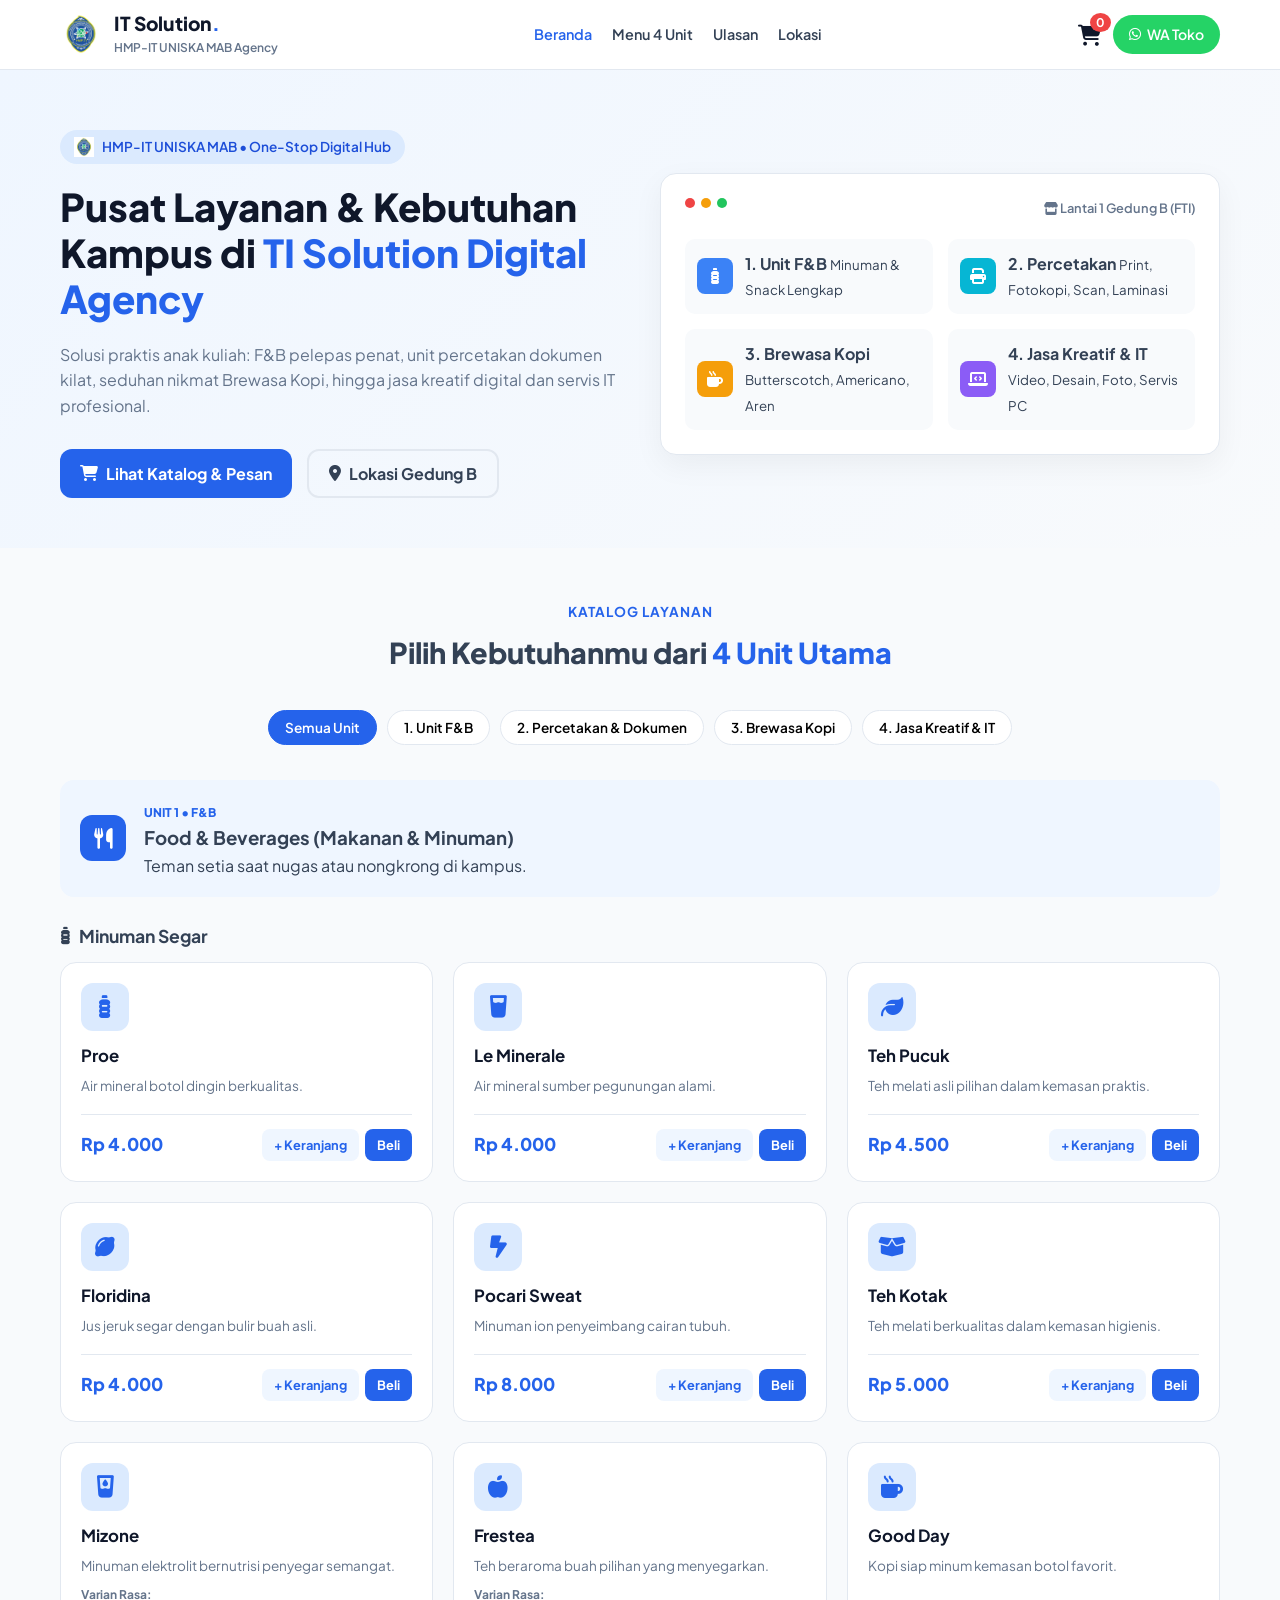
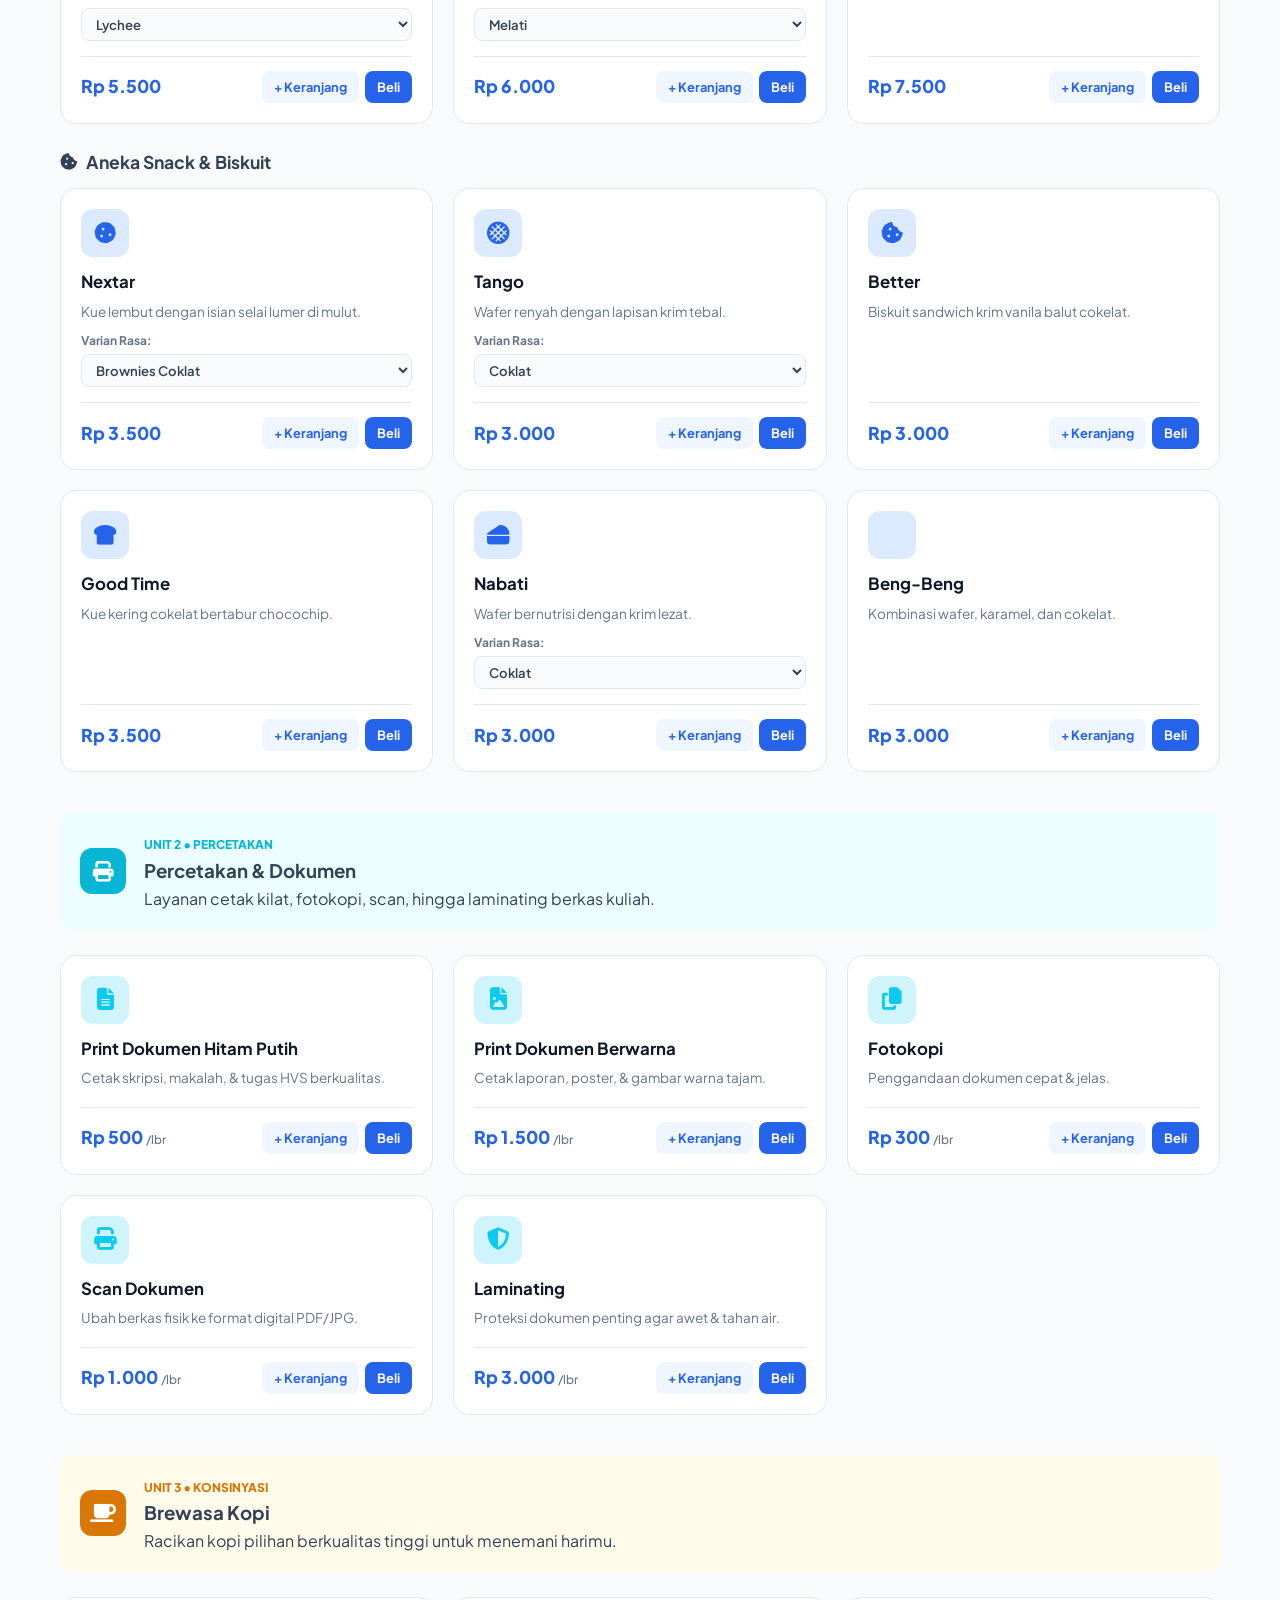
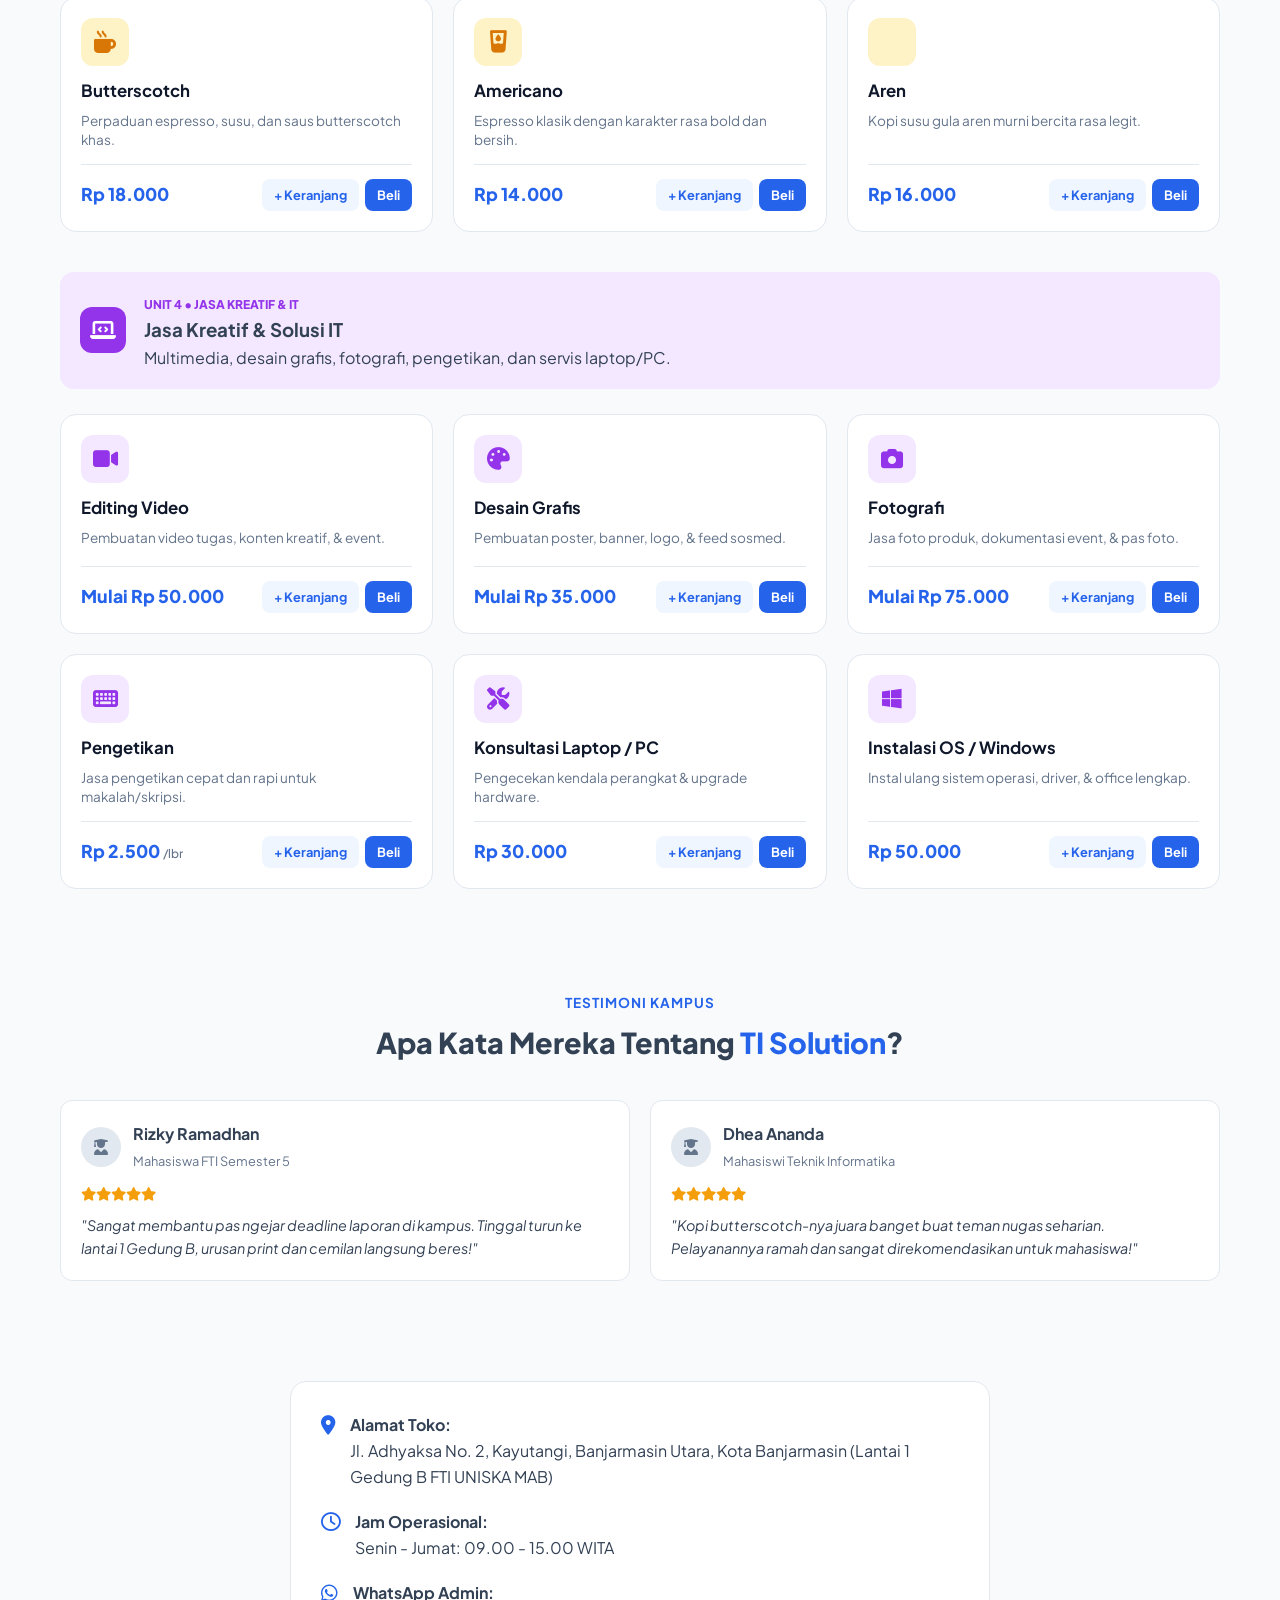
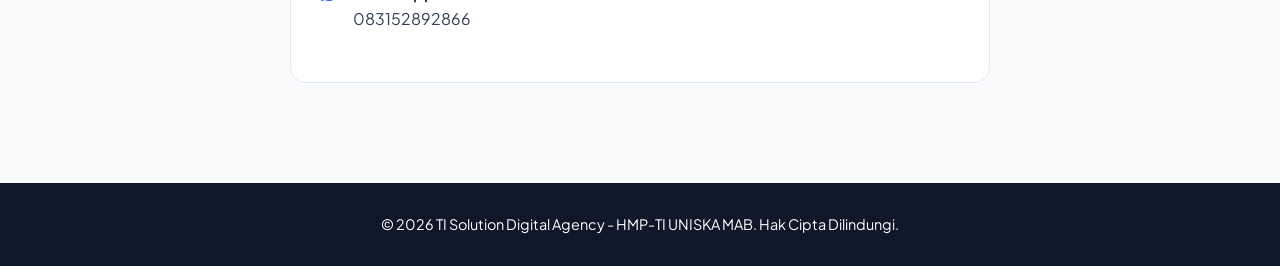
<file: index.html>
<!DOCTYPE html>
<html lang="id">

<head>
    <meta charset="UTF-8">
    <meta name="viewport" content="width=device-width, initial-scale=1.0">
    <title>IT Solution Digital Agency - HMP-IT UNISKA MAB</title>
    <!-- Google Fonts: Plus Jakarta Sans -->
    <link rel="preconnect" href="https://fonts.googleapis.com">
    <link rel="preconnect" href="https://fonts.gstatic.com" crossorigin>
    <link href="https://fonts.googleapis.com/css2?family=Plus+Jakarta+Sans:wght@300;400;500;600;700;800&display=swap"
        rel="stylesheet">
    <!-- Font Awesome Icons 6 CDN -->
    <link rel="stylesheet" href="https://cdnjs.cloudflare.com/ajax/libs/font-awesome/6.5.1/css/all.min.css">
    <!-- Stylesheet Utama -->
    <link rel="stylesheet" href="march.css">
</head>

<body>

    <!-- NAVBAR HEADER -->
    <header class="navbar" id="navbar">
        <div class="container nav-container">
            <a href="#beranda" class="logo">
                <img src="logo.png" alt="Logo HMP-TI UNISKA MAB" class="brand-logo-img">
                <div class="logo-text">
                    <span class="brand-name">IT Solution<span class="text-gradient">.</span></span>
                    <span class="brand-tagline">HMP-IT UNISKA MAB Agency</span>
                </div>
            </a>

            <nav class="nav-links" id="navLinks">
                <a href="#beranda" class="nav-link active">Beranda</a>
                <a href="#menu" class="nav-link">Menu 4 Unit</a>
                <a href="#ulasan" class="nav-link">Ulasan</a>
                <a href="#lokasi" class="nav-link">Lokasi</a>
            </nav>

            <div class="nav-actions">
                <button class="nav-cart-btn" id="openCartBtn" title="Lihat Keranjang Belanja">
                    <i class="fa-solid fa-cart-shopping"></i>
                    <span class="cart-badge-count" id="cartBadgeCount">0</span>
                </button>

                <a href="https://wa.me/6283152892866?text=Halo%20TI%20Solution%20Digital%20Agency,%20saya%20ingin%20tanya%20layanan%20/%20pesan%20menu."
                    target="_blank" rel="noopener noreferrer" class="nav-wa-pill">
                    <i class="fa-brands fa-whatsapp"></i>
                    <span>WA Toko</span>
                </a>
            </div>
        </div>
    </header>

    <main>
        <!-- HERO SECTION -->
        <section class="hero" id="beranda">
            <div class="container hero-container">
                <div class="hero-content">
                    <div class="badge-pill">
                        <img src="logo.png" alt="Logo HMP-TI" class="badge-mini-logo">
                        <span>HMP-IT UNISKA MAB • One-Stop Digital Hub</span>
                    </div>
                    <h1 class="hero-title">
                        Pusat Layanan & Kebutuhan Kampus di <span class="text-gradient">TI Solution Digital
                            Agency</span>
                    </h1>
                    <p class="hero-desc">
                        Solusi praktis anak kuliah: F&B pelepas penat, unit percetakan dokumen kilat, seduhan nikmat
                        Brewasa Kopi, hingga jasa kreatif digital dan servis IT profesional.
                    </p>

                    <div class="hero-buttons">
                        <a href="#menu" class="btn btn-primary">
                            <i class="fa-solid fa-cart-shopping"></i> Lihat Katalog & Pesan
                        </a>
                        <a href="#lokasi" class="btn btn-outline">
                            <i class="fa-solid fa-location-dot"></i> Lokasi Gedung B
                        </a>
                    </div>
                </div>

                <div class="hero-visual">
                    <div class="hero-units-card">
                        <div class="card-top-header">
                            <div class="card-dots">
                                <span class="dot red"></span>
                                <span class="dot yellow"></span>
                                <span class="dot green"></span>
                            </div>
                            <span class="card-hub-tag"><i class="fa-solid fa-store"></i> Lantai 1 Gedung B (FTI)</span>
                        </div>

                        <div class="units-preview-grid">
                            <div class="unit-mini-box">
                                <div class="mini-icon blue"><i class="fa-solid fa-bottle-water"></i></div>
                                <div>
                                    <strong>1. Unit F&B</strong>
                                    <small>Minuman & Snack Lengkap</small>
                                </div>
                            </div>
                            <div class="unit-mini-box">
                                <div class="mini-icon cyan"><i class="fa-solid fa-print"></i></div>
                                <div>
                                    <strong>2. Percetakan</strong>
                                    <small>Print, Fotokopi, Scan, Laminasi</small>
                                </div>
                            </div>
                            <div class="unit-mini-box">
                                <div class="mini-icon amber"><i class="fa-solid fa-mug-hot"></i></div>
                                <div>
                                    <strong>3. Brewasa Kopi</strong>
                                    <small>Butterscotch, Americano, Aren</small>
                                </div>
                            </div>
                            <div class="unit-mini-box">
                                <div class="mini-icon purple"><i class="fa-solid fa-laptop-code"></i></div>
                                <div>
                                    <strong>4. Jasa Kreatif & IT</strong>
                                    <small>Video, Desain, Foto, Servis PC</small>
                                </div>
                            </div>
                        </div>
                    </div>
                </div>
            </div>
        </section>

        <!-- KATALOG MENU 4 UNIT -->
        <section class="section menu-section" id="menu">
            <div class="container">
                <div class="section-header text-center">
                    <span class="section-subtitle">KATALOG LAYANAN</span>
                    <h2 class="section-title">Pilih Kebutuhanmu dari <span class="text-gradient">4 Unit Utama</span>
                    </h2>
                </div>

                <!-- Filter Navigation -->
                <div class="filter-container">
                    <button class="filter-btn active" data-unit="all">Semua Unit</button>
                    <button class="filter-btn" data-unit="fnb">1. Unit F&B</button>
                    <button class="filter-btn" data-unit="percetakan">2. Percetakan & Dokumen</button>
                    <button class="filter-btn" data-unit="kopi">3. Brewasa Kopi</button>
                    <button class="filter-btn" data-unit="kreatif">4. Jasa Kreatif & IT</button>
                </div>

                <!-- UNIT 1: F&B -->
                <div class="unit-group" id="unit-fnb" data-unit-content="fnb">
                    <div class="unit-header-banner">
                        <div class="uh-icon"><i class="fa-solid fa-utensils"></i></div>
                        <div>
                            <span class="uh-badge">UNIT 1 • F&B</span>
                            <h3>Food & Beverages (Makanan & Minuman)</h3>
                            <p>Teman setia saat nugas atau nongkrong di kampus.</p>
                        </div>
                    </div>

                    <!-- Minuman -->
                    <div class="sub-category-title"><i class="fa-solid fa-bottle-water"></i> Minuman Segar</div>
                    <div class="menu-grid">
                        <div class="menu-item-card">
                            <div class="item-icon-box fnb-theme"><i class="fa-solid fa-bottle-water"></i></div>
                            <div class="item-info">
                                <h4>Proe</h4>
                                <p>Air mineral botol dingin berkualitas.</p>
                            </div>
                            <div class="item-price-row">
                                <span class="item-price">Rp 4.000</span>
                                <div class="item-actions-row">
                                    <button class="btn-cart-add" onclick="addToCart('Proe', 4000, 'Unit 1: F&B')">+
                                        Keranjang</button>
                                    <button class="btn-buy-now"
                                        onclick="buyNow('Proe', 4000, 'Unit 1: F&B')">Beli</button>
                                </div>
                            </div>
                        </div>

                        <div class="menu-item-card">
                            <div class="item-icon-box fnb-theme"><i class="fa-solid fa-glass-water"></i></div>
                            <div class="item-info">
                                <h4>Le Minerale</h4>
                                <p>Air mineral sumber pegunungan alami.</p>
                            </div>
                            <div class="item-price-row">
                                <span class="item-price">Rp 4.000</span>
                                <div class="item-actions-row">
                                    <button class="btn-cart-add"
                                        onclick="addToCart('Le Minerale', 4000, 'Unit 1: F&B')">+ Keranjang</button>
                                    <button class="btn-buy-now"
                                        onclick="buyNow('Le Minerale', 4000, 'Unit 1: F&B')">Beli</button>
                                </div>
                            </div>
                        </div>

                        <div class="menu-item-card">
                            <div class="item-icon-box fnb-theme"><i class="fa-solid fa-leaf"></i></div>
                            <div class="item-info">
                                <h4>Teh Pucuk</h4>
                                <p>Teh melati asli pilihan dalam kemasan praktis.</p>
                            </div>
                            <div class="item-price-row">
                                <span class="item-price">Rp 4.500</span>
                                <div class="item-actions-row">
                                    <button class="btn-cart-add" onclick="addToCart('Teh Pucuk', 4500, 'Unit 1: F&B')">+
                                        Keranjang</button>
                                    <button class="btn-buy-now"
                                        onclick="buyNow('Teh Pucuk', 4500, 'Unit 1: F&B')">Beli</button>
                                </div>
                            </div>
                        </div>

                        <div class="menu-item-card">
                            <div class="item-icon-box fnb-theme"><i class="fa-solid fa-lemon"></i></div>
                            <div class="item-info">
                                <h4>Floridina</h4>
                                <p>Jus jeruk segar dengan bulir buah asli.</p>
                            </div>
                            <div class="item-price-row">
                                <span class="item-price">Rp 4.000</span>
                                <div class="item-actions-row">
                                    <button class="btn-cart-add" onclick="addToCart('Floridina', 4000, 'Unit 1: F&B')">+
                                        Keranjang</button>
                                    <button class="btn-buy-now"
                                        onclick="buyNow('Floridina', 4000, 'Unit 1: F&B')">Beli</button>
                                </div>
                            </div>
                        </div>

                        <div class="menu-item-card">
                            <div class="item-icon-box fnb-theme"><i class="fa-solid fa-bolt-lightning"></i></div>
                            <div class="item-info">
                                <h4>Pocari Sweat</h4>
                                <p>Minuman ion penyeimbang cairan tubuh.</p>
                            </div>
                            <div class="item-price-row">
                                <span class="item-price">Rp 8.000</span>
                                <div class="item-actions-row">
                                    <button class="btn-cart-add"
                                        onclick="addToCart('Pocari Sweat', 8000, 'Unit 1: F&B')">+ Keranjang</button>
                                    <button class="btn-buy-now"
                                        onclick="buyNow('Pocari Sweat', 8000, 'Unit 1: F&B')">Beli</button>
                                </div>
                            </div>
                        </div>

                        <div class="menu-item-card">
                            <div class="item-icon-box fnb-theme"><i class="fa-solid fa-box-open"></i></div>
                            <div class="item-info">
                                <h4>Teh Kotak</h4>
                                <p>Teh melati berkualitas dalam kemasan higienis.</p>
                            </div>
                            <div class="item-price-row">
                                <span class="item-price">Rp 5.000</span>
                                <div class="item-actions-row">
                                    <button class="btn-cart-add" onclick="addToCart('Teh Kotak', 5000, 'Unit 1: F&B')">+
                                        Keranjang</button>
                                    <button class="btn-buy-now"
                                        onclick="buyNow('Teh Kotak', 5000, 'Unit 1: F&B')">Beli</button>
                                </div>
                            </div>
                        </div>

                        <!-- Mizone -->
                        <div class="menu-item-card">
                            <div class="item-icon-box fnb-theme"><i class="fa-solid fa-glass-water-droplet"></i></div>
                            <div class="item-info">
                                <h4>Mizone</h4>
                                <p>Minuman elektrolit bernutrisi penyegar semangat.</p>
                                <div class="flavor-select-wrapper">
                                    <label for="flavor-mizone">Varian Rasa:</label>
                                    <select id="flavor-mizone" class="flavor-select">
                                        <option value="Lychee">Lychee</option>
                                        <option value="Coco Boost">Coco Boost</option>
                                    </select>
                                </div>
                            </div>
                            <div class="item-price-row">
                                <span class="item-price">Rp 5.500</span>
                                <div class="item-actions-row">
                                    <button class="btn-cart-add"
                                        onclick="addToCartWithFlavor('Mizone', 5500, 'Unit 1: F&B', 'flavor-mizone')">+
                                        Keranjang</button>
                                    <button class="btn-buy-now"
                                        onclick="buyNowWithFlavor('Mizone', 5500, 'Unit 1: F&B', 'flavor-mizone')">Beli</button>
                                </div>
                            </div>
                        </div>

                        <!-- Frestea -->
                        <div class="menu-item-card">
                            <div class="item-icon-box fnb-theme"><i class="fa-solid fa-apple-whole"></i></div>
                            <div class="item-info">
                                <h4>Frestea</h4>
                                <p>Teh beraroma buah pilihan yang menyegarkan.</p>
                                <div class="flavor-select-wrapper">
                                    <label for="flavor-frestea">Varian Rasa:</label>
                                    <select id="flavor-frestea" class="flavor-select">
                                        <option value="Melati">Melati</option>
                                        <option value="Apel">Apel</option>
                                    </select>
                                </div>
                            </div>
                            <div class="item-price-row">
                                <span class="item-price">Rp 6.000</span>
                                <div class="item-actions-row">
                                    <button class="btn-cart-add"
                                        onclick="addToCartWithFlavor('Frestea', 6000, 'Unit 1: F&B', 'flavor-frestea')">+
                                        Keranjang</button>
                                    <button class="btn-buy-now"
                                        onclick="buyNowWithFlavor('Frestea', 6000, 'Unit 1: F&B', 'flavor-frestea')">Beli</button>
                                </div>
                            </div>
                        </div>

                        <div class="menu-item-card">
                            <div class="item-icon-box fnb-theme"><i class="fa-solid fa-mug-hot"></i></div>
                            <div class="item-info">
                                <h4>Good Day</h4>
                                <p>Kopi siap minum kemasan botol favorit.</p>
                            </div>
                            <div class="item-price-row">
                                <span class="item-price">Rp 7.500</span>
                                <div class="item-actions-row">
                                    <button class="btn-cart-add" onclick="addToCart('Good Day', 7500, 'Unit 1: F&B')">+
                                        Keranjang</button>
                                    <button class="btn-buy-now"
                                        onclick="buyNow('Good Day', 7500, 'Unit 1: F&B')">Beli</button>
                                </div>
                            </div>
                        </div>
                    </div>

                    <!-- Snack -->
                    <div class="sub-category-title mt-4"><i class="fa-solid fa-cookie-bite"></i> Aneka Snack & Biskuit
                    </div>
                    <div class="menu-grid">
                        <!-- Nextar -->
                        <div class="menu-item-card">
                            <div class="item-icon-box fnb-theme"><i class="fa-solid fa-cookie"></i></div>
                            <div class="item-info">
                                <h4>Nextar</h4>
                                <p>Kue lembut dengan isian selai lumer di mulut.</p>
                                <div class="flavor-select-wrapper">
                                    <label for="flavor-nextar">Varian Rasa:</label>
                                    <select id="flavor-nextar" class="flavor-select">
                                        <option value="Brownies Coklat">Brownies Coklat</option>
                                        <option value="Stroberi">Stroberi</option>
                                    </select>
                                </div>
                            </div>
                            <div class="item-price-row">
                                <span class="item-price">Rp 3.500</span>
                                <div class="item-actions-row">
                                    <button class="btn-cart-add"
                                        onclick="addToCartWithFlavor('Nextar', 3500, 'Unit 1: F&B', 'flavor-nextar')">+
                                        Keranjang</button>
                                    <button class="btn-buy-now"
                                        onclick="buyNowWithFlavor('Nextar', 3500, 'Unit 1: F&B', 'flavor-nextar')">Beli</button>
                                </div>
                            </div>
                        </div>

                        <!-- Tango -->
                        <div class="menu-item-card">
                            <div class="item-icon-box fnb-theme"><i class="fa-solid fa-stroopwafel"></i></div>
                            <div class="item-info">
                                <h4>Tango</h4>
                                <p>Wafer renyah dengan lapisan krim tebal.</p>
                                <div class="flavor-select-wrapper">
                                    <label for="flavor-tango">Varian Rasa:</label>
                                    <select id="flavor-tango" class="flavor-select">
                                        <option value="Coklat">Coklat</option>
                                        <option value="Keju">Keju</option>
                                    </select>
                                </div>
                            </div>
                            <div class="item-price-row">
                                <span class="item-price">Rp 3.000</span>
                                <div class="item-actions-row">
                                    <button class="btn-cart-add"
                                        onclick="addToCartWithFlavor('Tango', 3000, 'Unit 1: F&B', 'flavor-tango')">+
                                        Keranjang</button>
                                    <button class="btn-buy-now"
                                        onclick="buyNowWithFlavor('Tango', 3000, 'Unit 1: F&B', 'flavor-tango')">Beli</button>
                                </div>
                            </div>
                        </div>

                        <div class="menu-item-card">
                            <div class="item-icon-box fnb-theme"><i class="fa-solid fa-cookie-bite"></i></div>
                            <div class="item-info">
                                <h4>Better</h4>
                                <p>Biskuit sandwich krim vanila balut cokelat.</p>
                            </div>
                            <div class="item-price-row">
                                <span class="item-price">Rp 3.000</span>
                                <div class="item-actions-row">
                                    <button class="btn-cart-add" onclick="addToCart('Better', 3000, 'Unit 1: F&B')">+
                                        Keranjang</button>
                                    <button class="btn-buy-now"
                                        onclick="buyNow('Better', 3000, 'Unit 1: F&B')">Beli</button>
                                </div>
                            </div>
                        </div>

                        <div class="menu-item-card">
                            <div class="item-icon-box fnb-theme"><i class="fa-solid fa-bread-slice"></i></div>
                            <div class="item-info">
                                <h4>Good Time</h4>
                                <p>Kue kering cokelat bertabur chocochip.</p>
                            </div>
                            <div class="item-price-row">
                                <span class="item-price">Rp 3.500</span>
                                <div class="item-actions-row">
                                    <button class="btn-cart-add" onclick="addToCart('Good Time', 3500, 'Unit 1: F&B')">+
                                        Keranjang</button>
                                    <button class="btn-buy-now"
                                        onclick="buyNow('Good Time', 3500, 'Unit 1: F&B')">Beli</button>
                                </div>
                            </div>
                        </div>

                        <!-- Nabati -->
                        <div class="menu-item-card">
                            <div class="item-icon-box fnb-theme"><i class="fa-solid fa-cheese"></i></div>
                            <div class="item-info">
                                <h4>Nabati</h4>
                                <p>Wafer bernutrisi dengan krim lezat.</p>
                                <div class="flavor-select-wrapper">
                                    <label for="flavor-nabati">Varian Rasa:</label>
                                    <select id="flavor-nabati" class="flavor-select">
                                        <option value="Coklat">Coklat</option>
                                        <option value="Keju">Keju</option>
                                    </select>
                                </div>
                            </div>
                            <div class="item-price-row">
                                <span class="item-price">Rp 3.000</span>
                                <div class="item-actions-row">
                                    <button class="btn-cart-add"
                                        onclick="addToCartWithFlavor('Nabati', 3000, 'Unit 1: F&B', 'flavor-nabati')">+
                                        Keranjang</button>
                                    <button class="btn-buy-now"
                                        onclick="buyNowWithFlavor('Nabati', 3000, 'Unit 1: F&B', 'flavor-nabati')">Beli</button>
                                </div>
                            </div>
                        </div>

                        <div class="menu-item-card">
                            <div class="item-icon-box fnb-theme"><i class="fa-solid fa-candy-bar"></i></div>
                            <div class="item-info">
                                <h4>Beng-Beng</h4>
                                <p>Kombinasi wafer, karamel, dan cokelat.</p>
                            </div>
                            <div class="item-price-row">
                                <span class="item-price">Rp 3.000</span>
                                <div class="item-actions-row">
                                    <button class="btn-cart-add" onclick="addToCart('Beng-Beng', 3000, 'Unit 1: F&B')">+
                                        Keranjang</button>
                                    <button class="btn-buy-now"
                                        onclick="buyNow('Beng-Beng', 3000, 'Unit 1: F&B')">Beli</button>
                                </div>
                            </div>
                        </div>
                    </div>
                </div>

                <!-- UNIT 2: PERCETAKAN -->
                <div class="unit-group mt-5" id="unit-percetakan" data-unit-content="percetakan">
                    <div class="unit-header-banner cyan-banner">
                        <div class="uh-icon"><i class="fa-solid fa-print"></i></div>
                        <div>
                            <span class="uh-badge">UNIT 2 • PERCETAKAN</span>
                            <h3>Percetakan & Dokumen</h3>
                            <p>Layanan cetak kilat, fotokopi, scan, hingga laminating berkas kuliah.</p>
                        </div>
                    </div>

                    <div class="menu-grid">
                        <div class="menu-item-card">
                            <div class="item-icon-box print-theme"><i class="fa-solid fa-file-lines"></i></div>
                            <div class="item-info">
                                <h4>Print Dokumen Hitam Putih</h4>
                                <p>Cetak skripsi, makalah, & tugas HVS berkualitas.</p>
                            </div>
                            <div class="item-price-row">
                                <span class="item-price">Rp 500 <small>/lbr</small></span>
                                <div class="item-actions-row">
                                    <button class="btn-cart-add"
                                        onclick="addToCart('Print Dokumen Hitam Putih', 500, 'Unit 2: Percetakan')">+
                                        Keranjang</button>
                                    <button class="btn-buy-now"
                                        onclick="buyNow('Print Dokumen Hitam Putih', 500, 'Unit 2: Percetakan')">Beli</button>
                                </div>
                            </div>
                        </div>

                        <div class="menu-item-card">
                            <div class="item-icon-box print-theme"><i class="fa-solid fa-file-image"></i></div>
                            <div class="item-info">
                                <h4>Print Dokumen Berwarna</h4>
                                <p>Cetak laporan, poster, & gambar warna tajam.</p>
                            </div>
                            <div class="item-price-row">
                                <span class="item-price">Rp 1.500 <small>/lbr</small></span>
                                <div class="item-actions-row">
                                    <button class="btn-cart-add"
                                        onclick="addToCart('Print Dokumen Berwarna', 1500, 'Unit 2: Percetakan')">+
                                        Keranjang</button>
                                    <button class="btn-buy-now"
                                        onclick="buyNow('Print Dokumen Berwarna', 1500, 'Unit 2: Percetakan')">Beli</button>
                                </div>
                            </div>
                        </div>

                        <div class="menu-item-card">
                            <div class="item-icon-box print-theme"><i class="fa-solid fa-copy"></i></div>
                            <div class="item-info">
                                <h4>Fotokopi</h4>
                                <p>Penggandaan dokumen cepat & jelas.</p>
                            </div>
                            <div class="item-price-row">
                                <span class="item-price">Rp 300 <small>/lbr</small></span>
                                <div class="item-actions-row">
                                    <button class="btn-cart-add"
                                        onclick="addToCart('Fotokopi Dokumen', 300, 'Unit 2: Percetakan')">+
                                        Keranjang</button>
                                    <button class="btn-buy-now"
                                        onclick="buyNow('Fotokopi Dokumen', 300, 'Unit 2: Percetakan')">Beli</button>
                                </div>
                            </div>
                        </div>

                        <div class="menu-item-card">
                            <div class="item-icon-box print-theme"><i class="fa-solid fa-print"></i></div>
                            <div class="item-info">
                                <h4>Scan Dokumen</h4>
                                <p>Ubah berkas fisik ke format digital PDF/JPG.</p>
                            </div>
                            <div class="item-price-row">
                                <span class="item-price">Rp 1.000 <small>/lbr</small></span>
                                <div class="item-actions-row">
                                    <button class="btn-cart-add"
                                        onclick="addToCart('Scan Dokumen', 1000, 'Unit 2: Percetakan')">+
                                        Keranjang</button>
                                    <button class="btn-buy-now"
                                        onclick="buyNow('Scan Dokumen', 1000, 'Unit 2: Percetakan')">Beli</button>
                                </div>
                            </div>
                        </div>

                        <div class="menu-item-card">
                            <div class="item-icon-box print-theme"><i class="fa-solid fa-shield-halved"></i></div>
                            <div class="item-info">
                                <h4>Laminating</h4>
                                <p>Proteksi dokumen penting agar awet & tahan air.</p>
                            </div>
                            <div class="item-price-row">
                                <span class="item-price">Rp 3.000 <small>/lbr</small></span>
                                <div class="item-actions-row">
                                    <button class="btn-cart-add"
                                        onclick="addToCart('Laminating Dokumen', 3000, 'Unit 2: Percetakan')">+
                                        Keranjang</button>
                                    <button class="btn-buy-now"
                                        onclick="buyNow('Laminating Dokumen', 3000, 'Unit 2: Percetakan')">Beli</button>
                                </div>
                            </div>
                        </div>
                    </div>
                </div>

                <!-- UNIT 3: BREWASA KOPI -->
                <div class="unit-group mt-5" id="unit-kopi" data-unit-content="kopi">
                    <div class="unit-header-banner coffee-banner">
                        <div class="uh-icon"><i class="fa-solid fa-mug-saucer"></i></div>
                        <div>
                            <span class="uh-badge">UNIT 3 • KONSINYASI</span>
                            <h3>Brewasa Kopi</h3>
                            <p>Racikan kopi pilihan berkualitas tinggi untuk menemani harimu.</p>
                        </div>
                    </div>

                    <div class="menu-grid">
                        <div class="menu-item-card">
                            <div class="item-icon-box coffee-theme"><i class="fa-solid fa-mug-hot"></i></div>
                            <div class="item-info">
                                <h4>Butterscotch</h4>
                                <p>Perpaduan espresso, susu, dan saus butterscotch khas.</p>
                            </div>
                            <div class="item-price-row">
                                <span class="item-price">Rp 18.000</span>
                                <div class="item-actions-row">
                                    <button class="btn-cart-add"
                                        onclick="addToCart('Brewasa Kopi Butterscotch', 18000, 'Unit 3: Brewasa Kopi')">+
                                        Keranjang</button>
                                    <button class="btn-buy-now"
                                        onclick="buyNow('Brewasa Kopi Butterscotch', 18000, 'Unit 3: Brewasa Kopi')">Beli</button>
                                </div>
                            </div>
                        </div>

                        <div class="menu-item-card">
                            <div class="item-icon-box coffee-theme"><i class="fa-solid fa-glass-water-droplet"></i>
                            </div>
                            <div class="item-info">
                                <h4>Americano</h4>
                                <p>Espresso klasik dengan karakter rasa bold dan bersih.</p>
                            </div>
                            <div class="item-price-row">
                                <span class="item-price">Rp 14.000</span>
                                <div class="item-actions-row">
                                    <button class="btn-cart-add"
                                        onclick="addToCart('Brewasa Kopi Americano', 14000, 'Unit 3: Brewasa Kopi')">+
                                        Keranjang</button>
                                    <button class="btn-buy-now"
                                        onclick="buyNow('Brewasa Kopi Americano', 14000, 'Unit 3: Brewasa Kopi')">Beli</button>
                                </div>
                            </div>
                        </div>

                        <div class="menu-item-card">
                            <div class="item-icon-box coffee-theme"><i class="fa-solid fa-whiskey-wrapper"></i></div>
                            <div class="item-info">
                                <h4>Aren</h4>
                                <p>Kopi susu gula aren murni bercita rasa legit.</p>
                            </div>
                            <div class="item-price-row">
                                <span class="item-price">Rp 16.000</span>
                                <div class="item-actions-row">
                                    <button class="btn-cart-add"
                                        onclick="addToCart('Brewasa Kopi Aren', 16000, 'Unit 3: Brewasa Kopi')">+
                                        Keranjang</button>
                                    <button class="btn-buy-now"
                                        onclick="buyNow('Brewasa Kopi Aren', 16000, 'Unit 3: Brewasa Kopi')">Beli</button>
                                </div>
                            </div>
                        </div>
                    </div>
                </div>

                <!-- UNIT 4: JASA KREATIF & IT -->
                <div class="unit-group mt-5" id="unit-kreatif" data-unit-content="kreatif">
                    <div class="unit-header-banner purple-banner">
                        <div class="uh-icon"><i class="fa-solid fa-laptop-code"></i></div>
                        <div>
                            <span class="uh-badge">UNIT 4 • JASA KREATIF & IT</span>
                            <h3>Jasa Kreatif & Solusi IT</h3>
                            <p>Multimedia, desain grafis, fotografi, pengetikan, dan servis laptop/PC.</p>
                        </div>
                    </div>

                    <div class="menu-grid">
                        <div class="menu-item-card">
                            <div class="item-icon-box tech-theme"><i class="fa-solid fa-video"></i></div>
                            <div class="item-info">
                                <h4>Editing Video</h4>
                                <p>Pembuatan video tugas, konten kreatif, & event.</p>
                            </div>
                            <div class="item-price-row">
                                <span class="item-price">Mulai Rp 50.000</span>
                                <div class="item-actions-row">
                                    <button class="btn-cart-add"
                                        onclick="addToCart('Editing Video', 50000, 'Unit 4: Jasa Kreatif')">+
                                        Keranjang</button>
                                    <button class="btn-buy-now"
                                        onclick="buyNow('Editing Video', 50000, 'Unit 4: Jasa Kreatif')">Beli</button>
                                </div>
                            </div>
                        </div>

                        <div class="menu-item-card">
                            <div class="item-icon-box tech-theme"><i class="fa-solid fa-palette"></i></div>
                            <div class="item-info">
                                <h4>Desain Grafis</h4>
                                <p>Pembuatan poster, banner, logo, & feed sosmed.</p>
                            </div>
                            <div class="item-price-row">
                                <span class="item-price">Mulai Rp 35.000</span>
                                <div class="item-actions-row">
                                    <button class="btn-cart-add"
                                        onclick="addToCart('Desain Grafis', 35000, 'Unit 4: Jasa Kreatif')">+
                                        Keranjang</button>
                                    <button class="btn-buy-now"
                                        onclick="buyNow('Desain Grafis', 35000, 'Unit 4: Jasa Kreatif')">Beli</button>
                                </div>
                            </div>
                        </div>

                        <div class="menu-item-card">
                            <div class="item-icon-box tech-theme"><i class="fa-solid fa-camera"></i></div>
                            <div class="item-info">
                                <h4>Fotografi</h4>
                                <p>Jasa foto produk, dokumentasi event, & pas foto.</p>
                            </div>
                            <div class="item-price-row">
                                <span class="item-price">Mulai Rp 75.000</span>
                                <div class="item-actions-row">
                                    <button class="btn-cart-add"
                                        onclick="addToCart('Jasa Fotografi', 75000, 'Unit 4: Jasa Kreatif')">+
                                        Keranjang</button>
                                    <button class="btn-buy-now"
                                        onclick="buyNow('Jasa Fotografi', 75000, 'Unit 4: Jasa Kreatif')">Beli</button>
                                </div>
                            </div>
                        </div>

                        <div class="menu-item-card">
                            <div class="item-icon-box tech-theme"><i class="fa-solid fa-keyboard"></i></div>
                            <div class="item-info">
                                <h4>Pengetikan</h4>
                                <p>Jasa pengetikan cepat dan rapi untuk makalah/skripsi.</p>
                            </div>
                            <div class="item-price-row">
                                <span class="item-price">Rp 2.500 <small>/lbr</small></span>
                                <div class="item-actions-row">
                                    <button class="btn-cart-add"
                                        onclick="addToCart('Pengetikan Dokumen', 2500, 'Unit 4: Jasa Kreatif')">+
                                        Keranjang</button>
                                    <button class="btn-buy-now"
                                        onclick="buyNow('Pengetikan Dokumen', 2500, 'Unit 4: Jasa Kreatif')">Beli</button>
                                </div>
                            </div>
                        </div>

                        <div class="menu-item-card">
                            <div class="item-icon-box tech-theme"><i class="fa-solid fa-screwdriver-wrench"></i></div>
                            <div class="item-info">
                                <h4>Konsultasi Laptop / PC</h4>
                                <p>Pengecekan kendala perangkat & upgrade hardware.</p>
                            </div>
                            <div class="item-price-row">
                                <span class="item-price">Rp 30.000</span>
                                <div class="item-actions-row">
                                    <button class="btn-cart-add"
                                        onclick="addToCart('Konsultasi Laptop/PC', 30000, 'Unit 4: Solusi IT')">+
                                        Keranjang</button>
                                    <button class="btn-buy-now"
                                        onclick="buyNow('Konsultasi Laptop/PC', 30000, 'Unit 4: Solusi IT')">Beli</button>
                                </div>
                            </div>
                        </div>

                        <div class="menu-item-card">
                            <div class="item-icon-box tech-theme"><i class="fa-brands fa-windows"></i></div>
                            <div class="item-info">
                                <h4>Instalasi OS / Windows</h4>
                                <p>Instal ulang sistem operasi, driver, & office lengkap.</p>
                            </div>
                            <div class="item-price-row">
                                <span class="item-price">Rp 50.000</span>
                                <div class="item-actions-row">
                                    <button class="btn-cart-add"
                                        onclick="addToCart('Instalasi OS / Windows', 50000, 'Unit 4: Solusi IT')">+
                                        Keranjang</button>
                                    <button class="btn-buy-now"
                                        onclick="buyNow('Instalasi OS / Windows', 50000, 'Unit 4: Solusi IT')">Beli</button>
                                </div>
                            </div>
                        </div>
                    </div>
                </div>

            </div>
        </section>

        <!-- ULASAN / TESTIMONI -->
        <section class="section review-section" id="ulasan">
            <div class="container">
                <div class="section-header text-center">
                    <span class="section-subtitle">TESTIMONI KAMPUS</span>
                    <h2 class="section-title">Apa Kata Mereka Tentang <span class="text-gradient">TI Solution</span>?
                    </h2>
                </div>

                <div class="reviews-grid">
                    <div class="review-card">
                        <div class="review-top">
                            <div class="reviewer-avatar"><i class="fa-solid fa-user-graduate"></i></div>
                            <div>
                                <h4 class="reviewer-name">Rizky Ramadhan</h4>
                                <span class="reviewer-role">Mahasiswa FTI Semester 5</span>
                            </div>
                        </div>
                        <div class="review-stars">
                            <i class="fa-solid fa-star"></i><i class="fa-solid fa-star"></i><i
                                class="fa-solid fa-star"></i><i class="fa-solid fa-star"></i><i
                                class="fa-solid fa-star"></i>
                        </div>
                        <p class="review-body">"Sangat membantu pas ngejar deadline laporan di kampus. Tinggal turun ke
                            lantai 1 Gedung B, urusan print dan cemilan langsung beres!"</p>
                    </div>

                    <div class="review-card">
                        <div class="review-top">
                            <div class="reviewer-avatar"><i class="fa-solid fa-user-graduate"></i></div>
                            <div>
                                <h4 class="reviewer-name">Dhea Ananda</h4>
                                <span class="reviewer-role">Mahasiswi Teknik Informatika</span>
                            </div>
                        </div>
                        <div class="review-stars">
                            <i class="fa-solid fa-star"></i><i class="fa-solid fa-star"></i><i
                                class="fa-solid fa-star"></i><i class="fa-solid fa-star"></i><i
                                class="fa-solid fa-star"></i>
                        </div>
                        <p class="review-body">"Kopi butterscotch-nya juara banget buat teman nugas seharian.
                            Pelayanannya ramah dan sangat direkomendasikan untuk mahasiswa!"</p>
                    </div>
                </div>
            </div>
        </section>

        <!-- LOKASI SECTION -->
        <section class="section location-section" id="lokasi">
            <div class="container">
                <div class="location-wrapper">
                    <div class="office-info-card">
                        <ul class="contact-list">
                            <li>
                                <i class="fa-solid fa-location-dot"></i>
                                <div>
                                    <strong>Alamat Toko:</strong>
                                    <p>Jl. Adhyaksa No. 2, Kayutangi, Banjarmasin Utara, Kota Banjarmasin (Lantai 1
                                        Gedung B FTI UNISKA MAB)</p>
                                </div>
                            </li>
                            <li>
                                <i class="fa-regular fa-clock"></i>
                                <div>
                                    <strong>Jam Operasional:</strong>
                                    <p>Senin - Jumat: 09.00 - 15.00 WITA</p>
                                </div>
                            </li>
                            <li>
                                <i class="fa-brands fa-whatsapp"></i>
                                <div>
                                    <strong>WhatsApp Admin:</strong>
                                    <p>083152892866</p>
                                </div>
                            </li>
                        </ul>
                    </div>
                </div>
            </div>
        </section>
    </main>

    <!-- FOOTER -->
    <footer class="footer">
        <div class="container">
            <p>&copy; 2026 TI Solution Digital Agency - HMP-TI UNISKA MAB. Hak Cipta Dilindungi.</p>
        </div>
    </footer>

    <!-- CART DRAWER PANEL -->
    <div class="cart-drawer-overlay" id="cartOverlay">
        <div class="cart-drawer-panel" id="cartPanel">
            <div class="cart-panel-header">
                <h3><i class="fa-solid fa-basket-shopping"></i> Keranjang (<span id="cartDrawerCount">0</span>)</h3>
                <button class="btn-close-cart" id="closeCartBtn">&times;</button>
            </div>
            <div class="cart-panel-body" id="cartItemsContainer"></div>
            <div class="cart-panel-footer">
                <div class="cart-subtotal-row">
                    <span>Total Pembayaran:</span>
                    <strong class="cart-grand-total" id="cartGrandTotal">Rp 0</strong>
                </div>
                <button class="btn btn-primary btn-block" id="proceedCheckoutBtn">Checkout via WhatsApp</button>
            </div>
        </div>
    </div>

    <!-- CHECKOUT MODAL -->
    <div class="modal-backdrop" id="checkoutModal">
        <div class="modal-dialog">
            <div class="modal-header">
                <h3>Form Data Pemesan</h3>
                <button class="close-modal-btn" id="closeCheckoutModal">&times;</button>
            </div>
            <form id="checkoutForm">
                <div class="form-group">
                    <label for="buyerName">Nama Lengkap:</label>
                    <input type="text" id="buyerName" required placeholder="Masukkan nama lengkap...">
                </div>
                <div class="form-group">
                    <label for="buyerPhone">Nomor WhatsApp:</label>
                    <input type="tel" id="buyerPhone" required placeholder="Contoh: 083152892866">
                </div>
                <div class="form-group">
                    <label for="paymentMethod">Metode Pembayaran:</label>
                    <select id="paymentMethod" required>
                        <option value="QRIS">QRIS / E-Wallet</option>
                        <option value="Tunai">Tunai di Tempat (COD Toko)</option>
                    </select>
                </div>
                <div class="form-group">
                    <label for="buyerNotes">Catatan Pesanan:</label>
                    <textarea id="buyerNotes" rows="2" placeholder="Catatan tambahan (opsional)..."></textarea>
                </div>
                <button type="submit" class="btn btn-primary btn-block">Kirim Pesanan ke WhatsApp</button>
            </form>
        </div>
    </div>

    <div class="toast-container" id="toastContainer"></div>

    <!-- Script Utama -->
    <script src="march.js"></script>
</body>

</html>
</file>
<file: march.css>
:root {
    --primary: #2563eb;
    --primary-dark: #1d4ed8;
    --secondary: #0f172a;
    --bg-light: #f8fafc;
    --surface: #ffffff;
    --text-main: #334155;
    --text-muted: #64748b;
    --border: #e2e8f0;
    --radius: 12px;
}

* {
    margin: 0;
    padding: 0;
    box-sizing: border-box;
    font-family: 'Plus Jakarta Sans', sans-serif;
}

body {
    background-color: var(--bg-light);
    color: var(--text-main);
    line-height: 1.6;
}

.container {
    max-width: 1200px;
    margin: 0 auto;
    padding: 0 20px;
}

/* NAVBAR & LOGO */
.navbar {
    position: sticky;
    top: 0;
    background: rgba(255, 255, 255, 0.98);
    backdrop-filter: blur(8px);
    border-bottom: 1px solid var(--border);
    z-index: 100;
    padding: 12px 0;
}

.nav-container {
    display: flex;
    justify-content: space-between;
    align-items: center;
}

.logo {
    display: flex;
    align-items: center;
    gap: 12px;
    text-decoration: none;
    color: var(--secondary);
}

.brand-logo-img {
    height: 42px;
    width: auto;
    object-fit: contain;
}

.brand-name {
    font-weight: 800;
    font-size: 1.2rem;
    line-height: 1.1;
}

.text-gradient {
    color: var(--primary);
}

.brand-tagline {
    display: block;
    font-size: 0.75rem;
    color: var(--text-muted);
    font-weight: 600;
}

.nav-links {
    display: flex;
    gap: 20px;
}

.nav-link {
    text-decoration: none;
    color: var(--text-main);
    font-weight: 600;
    font-size: 0.9rem;
    transition: 0.2s;
}

.nav-link:hover,
.nav-link.active {
    color: var(--primary);
}

.nav-actions {
    display: flex;
    align-items: center;
    gap: 12px;
}

.nav-cart-btn {
    position: relative;
    background: none;
    border: none;
    font-size: 1.3rem;
    cursor: pointer;
    color: var(--secondary);
}

.cart-badge-count {
    position: absolute;
    top: -8px;
    right: -10px;
    background: #ef4444;
    color: white;
    font-size: 0.75rem;
    padding: 2px 6px;
    border-radius: 50%;
    font-weight: 700;
}

.nav-wa-pill {
    background: #25d366;
    color: white;
    text-decoration: none;
    padding: 8px 16px;
    border-radius: 20px;
    font-weight: 600;
    font-size: 0.88rem;
    display: flex;
    align-items: center;
    gap: 6px;
}

/* HERO SECTION */
.hero {
    padding: 60px 0 50px;
    background: linear-gradient(135deg, #eff6ff 0%, #f8fafc 100%);
}

.hero-container {
    display: grid;
    grid-template-columns: 1fr 1fr;
    gap: 40px;
    align-items: center;
}

.badge-pill {
    display: inline-flex;
    align-items: center;
    gap: 8px;
    background: #dbeafe;
    color: var(--primary-dark);
    padding: 6px 14px;
    border-radius: 20px;
    font-size: 0.85rem;
    font-weight: 600;
    margin-bottom: 20px;
}

.badge-mini-logo {
    height: 20px;
    width: auto;
}

.hero-title {
    font-size: 2.4rem;
    line-height: 1.2;
    margin-bottom: 20px;
    color: var(--secondary);
    font-weight: 800;
}

.hero-desc {
    color: var(--text-muted);
    margin-bottom: 30px;
}

.hero-buttons {
    display: flex;
    gap: 15px;
}

.btn {
    padding: 10px 20px;
    border-radius: var(--radius);
    font-weight: 700;
    text-decoration: none;
    border: none;
    cursor: pointer;
    display: inline-flex;
    align-items: center;
    justify-content: center;
    gap: 8px;
    transition: 0.2s;
}

.btn-primary {
    background: var(--primary);
    color: white;
}

.btn-primary:hover {
    background: var(--primary-dark);
}

.btn-outline {
    border: 2px solid var(--border);
    color: var(--text-main);
    background: transparent;
}

.btn-block {
    width: 100%;
}

.hero-units-card {
    background: white;
    padding: 24px;
    border-radius: 16px;
    box-shadow: 0 10px 30px rgba(0, 0, 0, 0.05);
    border: 1px solid var(--border);
}

.card-top-header {
    display: flex;
    justify-content: space-between;
    margin-bottom: 20px;
}

.card-dots {
    display: flex;
    gap: 6px;
}

.dot {
    width: 10px;
    height: 10px;
    border-radius: 50%;
}

.dot.red {
    background: #ef4444;
}

.dot.yellow {
    background: #f59e0b;
}

.dot.green {
    background: #22c55e;
}

.card-hub-tag {
    font-size: 0.8rem;
    color: var(--text-muted);
    font-weight: 600;
}

.units-preview-grid {
    display: grid;
    grid-template-columns: 1fr 1fr;
    gap: 15px;
}

.unit-mini-box {
    display: flex;
    align-items: center;
    gap: 12px;
    padding: 12px;
    background: var(--bg-light);
    border-radius: 10px;
}

.mini-icon {
    width: 36px;
    height: 36px;
    border-radius: 8px;
    display: flex;
    align-items: center;
    justify-content: center;
    color: white;
    font-size: 1rem;
    flex-shrink: 0;
}

.mini-icon.blue {
    background: #3b82f6;
}

.mini-icon.cyan {
    background: #06b6d4;
}

.mini-icon.amber {
    background: #f59e0b;
}

.mini-icon.purple {
    background: #8b5cf6;
}

/* SECTIONS & FILTERS */
.section {
    padding: 50px 0;
}

.section-header {
    margin-bottom: 35px;
}

.text-center {
    text-align: center;
}

.section-subtitle {
    font-size: 0.85rem;
    font-weight: 700;
    color: var(--primary);
    letter-spacing: 1px;
}

.section-title {
    font-size: 1.8rem;
    margin-top: 5px;
    font-weight: 800;
}

.filter-container {
    display: flex;
    justify-content: center;
    gap: 10px;
    margin-bottom: 35px;
    flex-wrap: wrap;
}

.filter-btn {
    padding: 8px 16px;
    border: 1px solid var(--border);
    background: white;
    border-radius: 20px;
    font-weight: 600;
    cursor: pointer;
    transition: 0.2s;
    font-size: 0.85rem;
}

.filter-btn.active,
.filter-btn:hover {
    background: var(--primary);
    color: white;
    border-color: var(--primary);
}

.unit-header-banner {
    display: flex;
    align-items: center;
    gap: 18px;
    background: #eff6ff;
    padding: 18px 20px;
    border-radius: 14px;
    margin-bottom: 25px;
}

.unit-header-banner.cyan-banner {
    background: #ecfeff;
}

.unit-header-banner.coffee-banner {
    background: #fffbeb;
}

.unit-header-banner.purple-banner {
    background: #f3e8ff;
}

.uh-icon {
    width: 46px;
    height: 46px;
    background: var(--primary);
    color: white;
    border-radius: 12px;
    display: flex;
    align-items: center;
    justify-content: center;
    font-size: 1.3rem;
    flex-shrink: 0;
}

.cyan-banner .uh-icon {
    background: #06b6d4;
}

.coffee-banner .uh-icon {
    background: #d97706;
}

.purple-banner .uh-icon {
    background: #9333ea;
}

.uh-badge {
    font-size: 0.75rem;
    font-weight: 800;
    color: var(--primary);
}

.cyan-banner .uh-badge {
    color: #06b6d4;
}

.coffee-banner .uh-badge {
    color: #d97706;
}

.purple-banner .uh-badge {
    color: #9333ea;
}

.sub-category-title {
    font-size: 1.1rem;
    font-weight: 700;
    margin: 20px 0 12px;
    display: flex;
    align-items: center;
    gap: 8px;
}

.mt-4 {
    margin-top: 1.5rem;
}

.mt-5 {
    margin-top: 2.5rem;
}

/* KARTU PRODUK RAPI & HARGA PAS DI DALAM BORDER */
.menu-grid {
    display: grid;
    grid-template-columns: repeat(auto-fill, minmax(280px, 1fr));
    gap: 20px;
    align-items: stretch;
}

.menu-item-card {
    background: #ffffff;
    border: 1px solid var(--border);
    border-radius: 16px;
    padding: 20px;
    display: flex;
    flex-direction: column;
    justify-content: space-between;
    box-sizing: border-box;
    min-height: 220px;
    transition: transform 0.2s, box-shadow 0.2s;
}

.menu-item-card:hover {
    transform: translateY(-4px);
    box-shadow: 0 10px 25px rgba(0, 0, 0, 0.08);
}

.item-icon-box {
    width: 48px;
    height: 48px;
    border-radius: 12px;
    display: flex;
    align-items: center;
    justify-content: center;
    font-size: 1.4rem;
    margin-bottom: 12px;
    flex-shrink: 0;
}

.fnb-theme {
    background: #dbeafe;
    color: #2563eb;
}

.print-theme {
    background: #cff4fc;
    color: #0dcaf0;
}

.coffee-theme {
    background: #fef3c7;
    color: #d97706;
}

.tech-theme {
    background: #f3e8ff;
    color: #9333ea;
}

.item-info {
    flex: 1 1 auto;
    margin-bottom: 15px;
}

.item-info h4 {
    font-size: 1.05rem;
    font-weight: 700;
    color: var(--secondary);
    margin-bottom: 6px;
}

.item-info p {
    font-size: 0.85rem;
    color: var(--text-muted);
    line-height: 1.4;
    margin: 0;
}

/* DROPDOWN RASA */
.flavor-select-wrapper {
    margin-top: 10px;
}

.flavor-select-wrapper label {
    font-size: 0.75rem;
    font-weight: 700;
    color: var(--text-muted);
    display: block;
    margin-bottom: 4px;
}

.flavor-select {
    width: 100%;
    padding: 6px 10px;
    border: 1px solid var(--border);
    border-radius: 8px;
    font-size: 0.82rem;
    font-family: 'Plus Jakarta Sans', sans-serif;
    font-weight: 600;
    background: var(--bg-light);
    color: var(--text-main);
    outline: none;
}

/* HARGA & TOMBOL */
.item-price-row {
    display: flex;
    justify-content: space-between;
    align-items: center;
    border-top: 1px solid var(--border);
    padding-top: 14px;
    margin-top: auto;
    width: 100%;
}

.item-price {
    font-weight: 800;
    color: var(--primary);
    font-size: 1.1rem;
    line-height: 1;
}

.item-price small {
    font-weight: 500;
    color: var(--text-muted);
    font-size: 0.75rem;
}

.item-actions-row {
    display: flex;
    gap: 6px;
    align-items: center;
}

.btn-cart-add,
.btn-buy-now {
    padding: 8px 12px;
    border-radius: 8px;
    font-size: 0.8rem;
    font-weight: 700;
    font-family: 'Plus Jakarta Sans', sans-serif;
    border: none;
    cursor: pointer;
    display: inline-flex;
    align-items: center;
    gap: 4px;
    white-space: nowrap;
}

.btn-cart-add {
    background: #eff6ff;
    color: var(--primary);
}

.btn-cart-add:hover {
    background: #dbeafe;
}

.btn-buy-now {
    background: var(--primary);
    color: #ffffff;
}

.btn-buy-now:hover {
    background: var(--primary-dark);
}

/* REVIEWS & LOKASI */
.reviews-grid {
    display: grid;
    grid-template-columns: 1fr 1fr;
    gap: 20px;
}

.review-card {
    background: white;
    padding: 20px;
    border-radius: 12px;
    border: 1px solid var(--border);
}

.review-top {
    display: flex;
    align-items: center;
    gap: 12px;
    margin-bottom: 10px;
}

.reviewer-avatar {
    width: 40px;
    height: 40px;
    background: #e2e8f0;
    border-radius: 50%;
    display: flex;
    align-items: center;
    justify-content: center;
    color: var(--text-muted);
}

.reviewer-name {
    font-weight: 700;
}

.reviewer-role {
    font-size: 0.8rem;
    color: var(--text-muted);
}

.review-stars {
    color: #f59e0b;
    margin-bottom: 10px;
    font-size: 0.85rem;
}

.review-body {
    font-size: 0.9rem;
    color: var(--text-main);
    font-style: italic;
}

.location-wrapper {
    display: grid;
    grid-template-columns: 1fr;
    gap: 30px;
    max-width: 700px;
    margin: 0 auto;
}

.office-info-card {
    background: white;
    padding: 30px;
    border-radius: 16px;
    border: 1px solid var(--border);
}

.contact-list {
    list-style: none;
}

.contact-list li {
    display: flex;
    gap: 15px;
    margin-bottom: 20px;
}

.contact-list i {
    font-size: 1.2rem;
    color: var(--primary);
    margin-top: 4px;
}

/* FOOTER */
.footer {
    background: var(--secondary);
    color: white;
    padding: 30px 0;
    text-align: center;
    font-size: 0.9rem;
    margin-top: 50px;
}

/* CART DRAWER & MODAL */
.cart-drawer-overlay,
.modal-backdrop {
    position: fixed;
    top: 0;
    left: 0;
    width: 100%;
    height: 100%;
    background: rgba(0, 0, 0, 0.5);
    display: none;
    z-index: 200;
}

.cart-drawer-panel {
    position: fixed;
    right: 0;
    top: 0;
    width: 380px;
    height: 100%;
    background: white;
    display: flex;
    flex-direction: column;
    justify-content: space-between;
    padding: 20px;
    box-shadow: -5px 0 25px rgba(0, 0, 0, 0.1);
}

.cart-panel-header {
    display: flex;
    justify-content: space-between;
    align-items: center;
    border-bottom: 1px solid var(--border);
    padding-bottom: 15px;
}

.btn-close-cart,
.close-modal-btn {
    background: none;
    border: none;
    font-size: 1.2rem;
    cursor: pointer;
    color: var(--text-muted);
}

.cart-panel-body {
    flex-grow: 1;
    overflow-y: auto;
    padding: 15px 0;
}

.cart-item {
    display: flex;
    justify-content: space-between;
    align-items: center;
    padding: 10px 0;
    border-bottom: 1px dashed var(--border);
}

.cart-subtotal-row {
    display: flex;
    justify-content: space-between;
    font-size: 1.1rem;
    margin-bottom: 15px;
}

.modal-dialog {
    background: white;
    width: 90%;
    max-width: 500px;
    margin: 80px auto;
    border-radius: 16px;
    padding: 24px;
    box-shadow: 0 20px 40px rgba(0, 0, 0, 0.15);
}

.modal-header {
    display: flex;
    justify-content: space-between;
    align-items: center;
    margin-bottom: 20px;
}

.form-group {
    margin-bottom: 15px;
}

.form-group label {
    display: block;
    font-size: 0.85rem;
    font-weight: 700;
    margin-bottom: 6px;
}

.form-group input,
.form-group select,
.form-group textarea {
    width: 100%;
    padding: 10px 14px;
    border: 1px solid var(--border);
    border-radius: 8px;
    outline: none;
    font-size: 0.9rem;
    font-family: 'Plus Jakarta Sans', sans-serif;
}

.toast-container {
    position: fixed;
    bottom: 20px;
    left: 20px;
    z-index: 300;
}

.toast {
    background: var(--secondary);
    color: white;
    padding: 12px 20px;
    border-radius: 8px;
    margin-top: 10px;
    font-size: 0.9rem;
    animation: fadeIn 0.3s forwards;
}

@keyframes fadeIn {
    from {
        opacity: 0;
        transform: translateY(10px);
    }

    to {
        opacity: 1;
        transform: translateY(0);
    }
}

@media (max-width: 768px) {

    .hero-container,
    .location-wrapper,
    .reviews-grid {
        grid-template-columns: 1fr;
    }

    .nav-links {
        display: none;
    }

    .cart-drawer-panel {
        width: 100%;
    }
}
</file>
